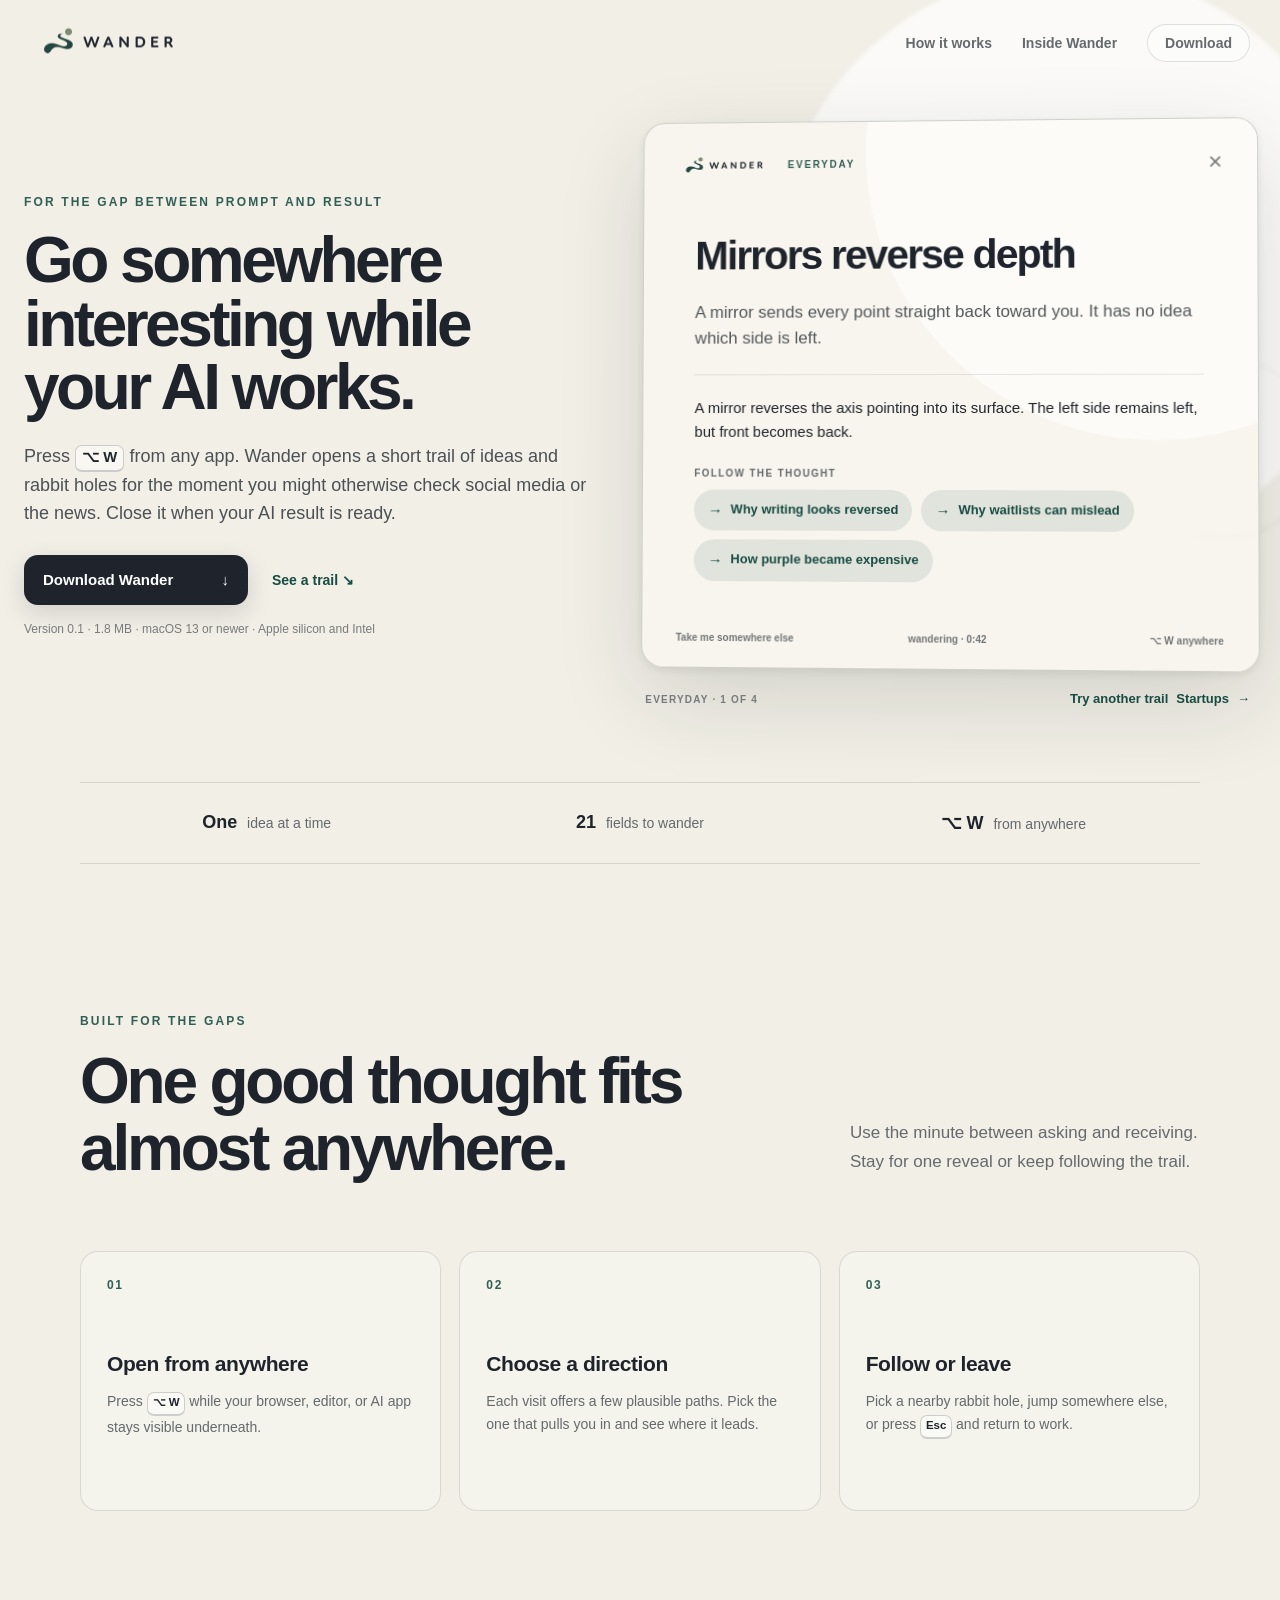
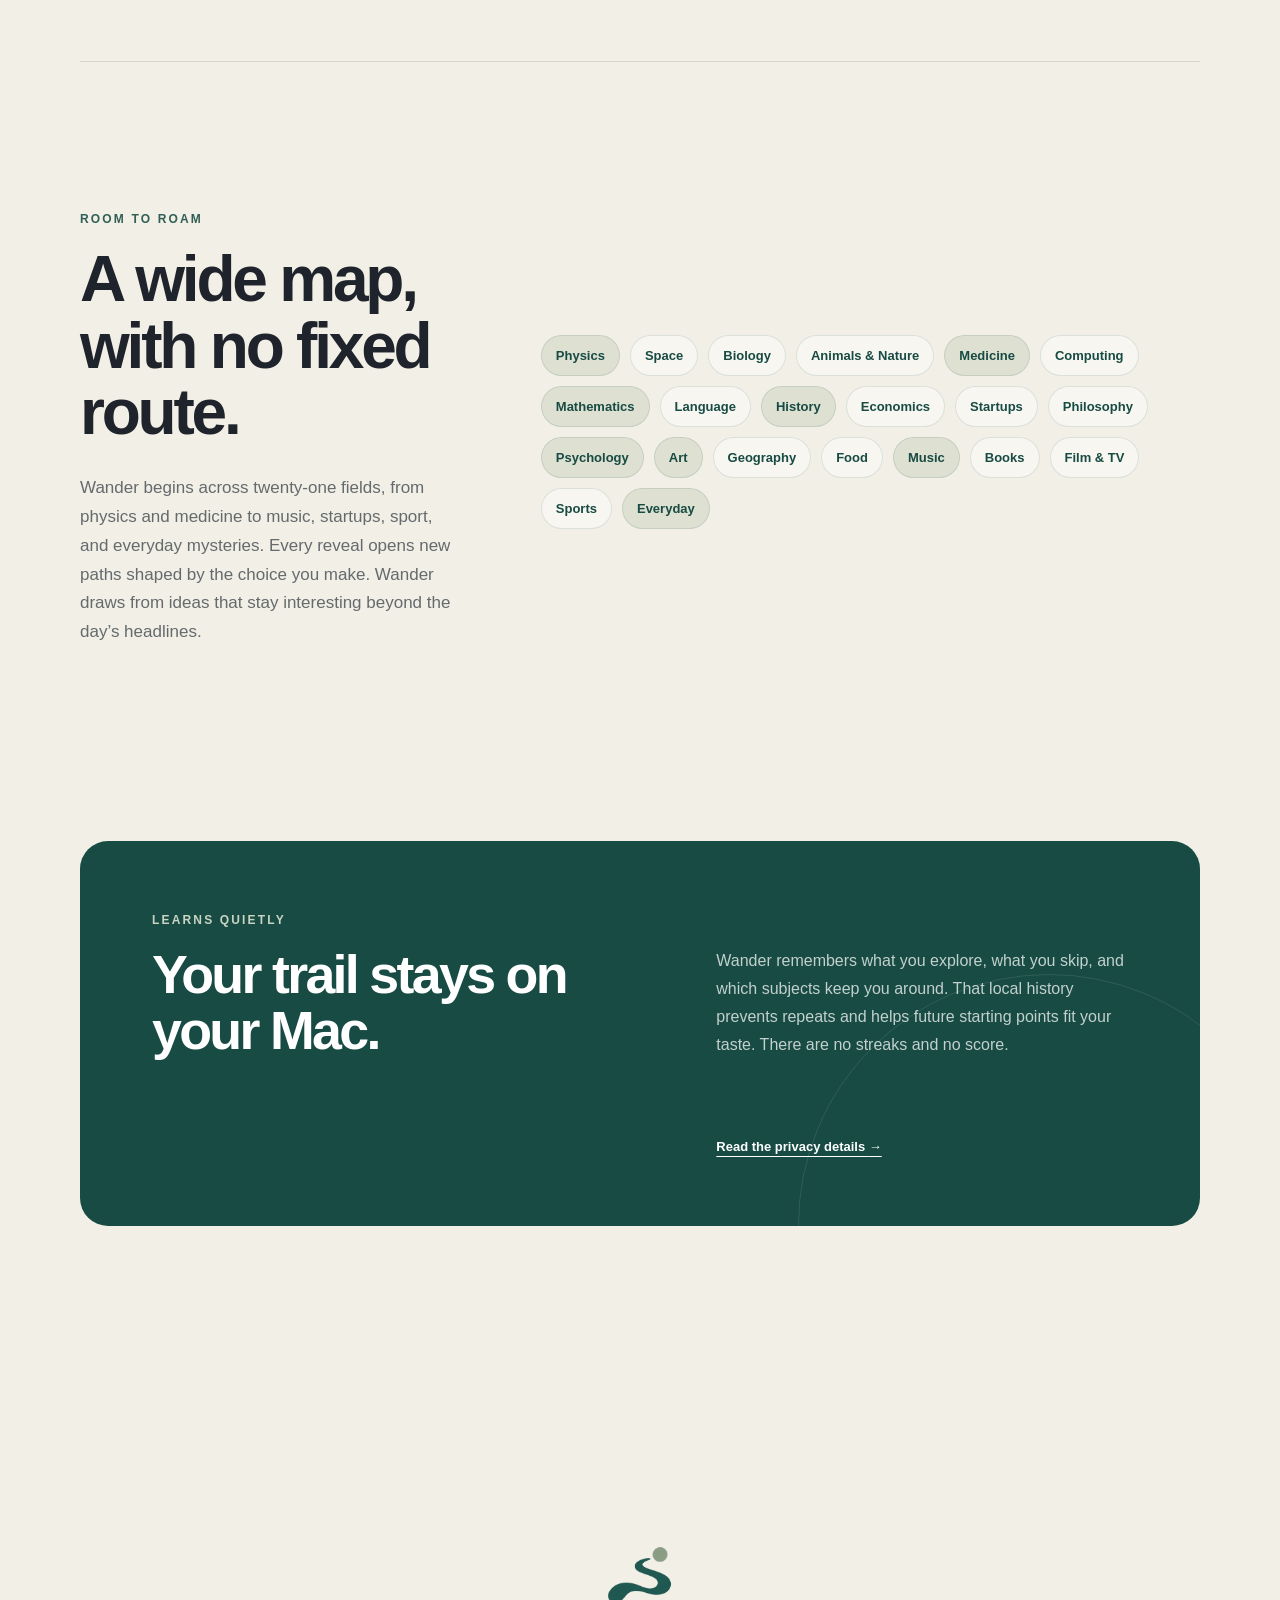
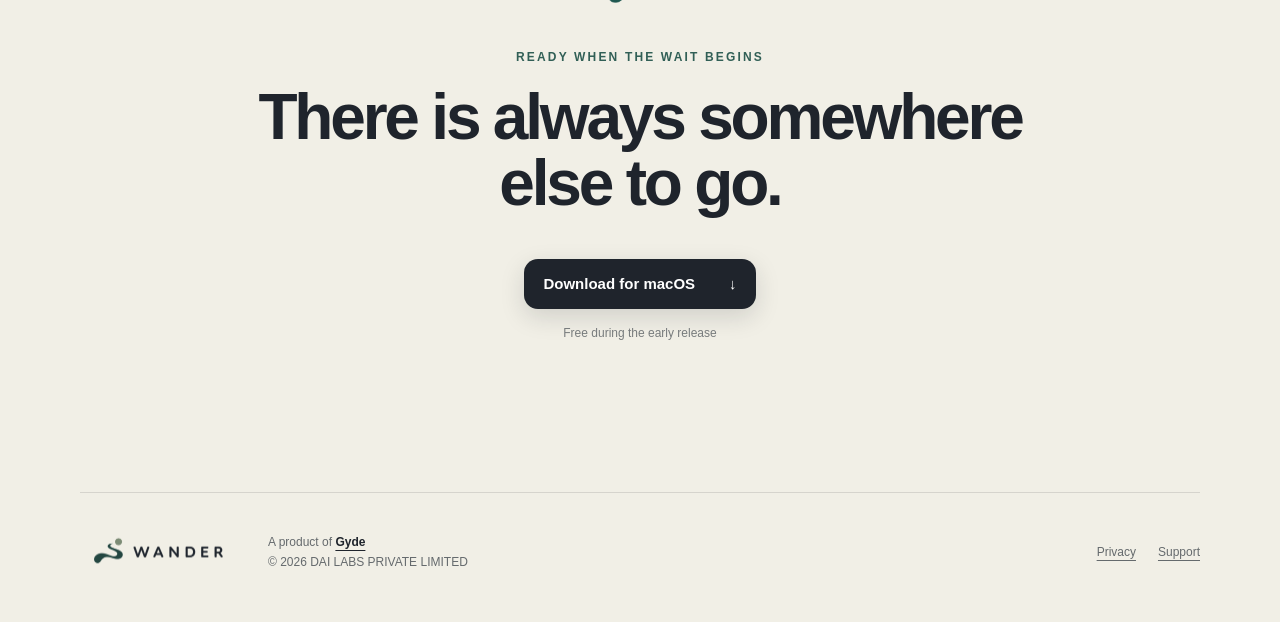
<file: index.html>
<!doctype html>
<html lang="en">
<head>
  <meta charset="utf-8">
  <meta name="viewport" content="width=device-width, initial-scale=1">
  <meta name="theme-color" content="#f1efe6">
  <meta name="description" content="Wander is a Mac app for short curiosity trails while your AI works. Press Option-W from any app.">
  <meta property="og:type" content="website">
  <meta property="og:url" content="https://usewndr.com/">
  <meta property="og:title" content="Wander for macOS">
  <meta property="og:description" content="A Mac app for short curiosity trails while your AI works.">
  <meta property="og:image" content="https://usewndr.com/assets/og.png">
  <meta property="og:image:type" content="image/png">
  <meta property="og:image:width" content="1200">
  <meta property="og:image:height" content="630">
  <meta property="og:image:alt" content="Wander. Go somewhere interesting while your AI works. Option-W anywhere.">
  <meta name="twitter:card" content="summary_large_image">
  <meta name="twitter:title" content="Wander for macOS">
  <meta name="twitter:description" content="A Mac app for short curiosity trails while your AI works.">
  <meta name="twitter:image" content="https://usewndr.com/assets/og.png">
  <meta name="twitter:image:alt" content="Wander. Go somewhere interesting while your AI works. Option-W anywhere.">
  <link rel="canonical" href="https://usewndr.com/">
  <link rel="icon" href="assets/wander-mark.png" type="image/png">
  <link rel="stylesheet" href="styles.css?v=5">
  <title>Wander for macOS</title>
</head>
<body>
  <a class="skip-link" href="#main">Skip to content</a>

  <header class="site-header">
    <a class="brand" href="#top" aria-label="Wander home">
      <img src="assets/wander-wordmark.png" alt="Wander">
    </a>
    <nav aria-label="Main navigation">
      <a href="#how">How it works</a>
      <a href="#inside">Inside Wander</a>
      <a class="nav-download" href="https://github.com/prasanna-gyde/usewndr.com/releases/download/v0.1.0/Wander-0.1.0.dmg">Download</a>
    </nav>
  </header>

  <main id="main">
    <section class="hero" id="top">
      <div class="hero-copy">
        <p class="eyebrow">For the gap between prompt and result</p>
        <h1>Go somewhere interesting while your AI works.</h1>
        <p class="hero-intro">Press <kbd>⌥ W</kbd> from any app. Wander opens a short trail of ideas and rabbit holes for the moment you might otherwise check social media or the news. Close it when your AI result is ready.</p>
        <div class="hero-actions">
          <a class="button button-primary" href="https://github.com/prasanna-gyde/usewndr.com/releases/download/v0.1.0/Wander-0.1.0.dmg">
            <span>Download Wander</span>
            <span aria-hidden="true">↓</span>
          </a>
          <a class="text-link" id="demo-trigger" href="#demo" aria-controls="demo">See a trail <span aria-hidden="true">↘</span></a>
        </div>
        <p class="download-note">Version 0.1 · 1.8 MB · macOS 13 or newer · Apple silicon and Intel</p>
      </div>

      <div class="demo-wrap" id="demo">
        <div class="soft-orbit" aria-hidden="true"></div>
        <article class="wander-card" aria-live="polite">
          <div class="card-topline">
            <img src="assets/wander-wordmark.png" alt="" aria-hidden="true">
            <span id="demo-category">Everyday</span>
            <span class="card-close" aria-hidden="true">×</span>
          </div>
          <div class="card-content">
            <h2 id="demo-title">Mirrors reverse depth</h2>
            <p class="demo-hook" id="demo-hook">A mirror sends every point straight back toward you. It has no idea which side is left.</p>
            <p class="trail-reveal" id="demo-reveal-copy">A mirror reverses the axis pointing into its surface. The left side remains left, but front becomes back.</p>
            <p class="trail-label">Follow the thought</p>
            <div class="trail-paths" id="demo-paths"></div>
          </div>
          <div class="card-footer">
            <span>Take me somewhere else</span>
            <span>wandering · 0:42</span>
            <span>⌥ W anywhere</span>
          </div>
        </article>
        <div class="demo-switcher" aria-label="Trail examples">
          <span class="demo-progress" id="demo-progress">Everyday · 1 of 4</span>
          <button class="demo-next" id="demo-next" type="button">
            <span>Try another trail</span>
            <strong id="demo-next-category">Startups</strong>
            <span aria-hidden="true">→</span>
          </button>
        </div>
      </div>
    </section>

    <section class="proof-strip" aria-label="Wander highlights">
      <p><strong>One</strong> idea at a time</p>
      <p><strong>21</strong> fields to wander</p>
      <p><strong>⌥ W</strong> from anywhere</p>
    </section>

    <section class="how section" id="how">
      <div class="section-heading">
        <p class="eyebrow">Built for the gaps</p>
        <h2>One good thought fits almost anywhere.</h2>
        <p>Use the minute between asking and receiving. Stay for one reveal or keep following the trail.</p>
      </div>
      <ol class="steps">
        <li>
          <span class="step-number">01</span>
          <h3>Open from anywhere</h3>
          <p>Press <kbd>⌥ W</kbd> while your browser, editor, or AI app stays visible underneath.</p>
        </li>
        <li>
          <span class="step-number">02</span>
          <h3>Choose a direction</h3>
          <p>Each visit offers a few plausible paths. Pick the one that pulls you in and see where it leads.</p>
        </li>
        <li>
          <span class="step-number">03</span>
          <h3>Follow or leave</h3>
          <p>Pick a nearby rabbit hole, jump somewhere else, or press <kbd>Esc</kbd> and return to work.</p>
        </li>
      </ol>
    </section>

    <section class="inside section" id="inside">
      <div class="inside-copy">
        <p class="eyebrow">Room to roam</p>
        <h2>A wide map, with no fixed route.</h2>
        <p>Wander begins across twenty-one fields, from physics and medicine to music, startups, sport, and everyday mysteries. Every reveal opens new paths shaped by the choice you make. Wander draws from ideas that stay interesting beyond the day’s headlines.</p>
      </div>
      <div class="category-cloud" aria-label="Wander categories">
        <span>Physics</span>
        <span>Space</span>
        <span>Biology</span>
        <span>Animals &amp; Nature</span>
        <span>Medicine</span>
        <span>Computing</span>
        <span>Mathematics</span>
        <span>Language</span>
        <span>History</span>
        <span>Economics</span>
        <span>Startups</span>
        <span>Philosophy</span>
        <span>Psychology</span>
        <span>Art</span>
        <span>Geography</span>
        <span>Food</span>
        <span>Music</span>
        <span>Books</span>
        <span>Film &amp; TV</span>
        <span>Sports</span>
        <span>Everyday</span>
      </div>
    </section>

    <section class="taste section">
      <div class="taste-card">
        <div>
          <p class="eyebrow">Learns quietly</p>
          <h2>Your trail stays on your Mac.</h2>
        </div>
        <p>Wander remembers what you explore, what you skip, and which subjects keep you around. That local history prevents repeats and helps future starting points fit your taste. There are no streaks and no score.</p>
        <a href="privacy.html">Read the privacy details <span aria-hidden="true">→</span></a>
      </div>
    </section>

    <section class="closing section">
      <img src="assets/wander-mark.png" alt="" aria-hidden="true">
      <p class="eyebrow">Ready when the wait begins</p>
      <h2>There is always somewhere else to go.</h2>
      <a class="button button-primary" href="https://github.com/prasanna-gyde/usewndr.com/releases/download/v0.1.0/Wander-0.1.0.dmg">
        <span>Download for macOS</span>
        <span aria-hidden="true">↓</span>
      </a>
      <p class="download-note">Free during the early release</p>
    </section>
  </main>

  <footer>
    <a class="footer-brand" href="#top"><img src="assets/wander-wordmark.png" alt="Wander"></a>
    <p class="footer-credit">A product of <a href="https://gyde.ai">Gyde</a><br>© 2026 DAI LABS PRIVATE LIMITED</p>
    <div>
      <a href="privacy.html">Privacy</a>
      <a href="https://github.com/prasanna-gyde/usewndr.com/issues">Support</a>
    </div>
  </footer>

  <script src="app.js?v=4"></script>
</body>
</html>
</file>
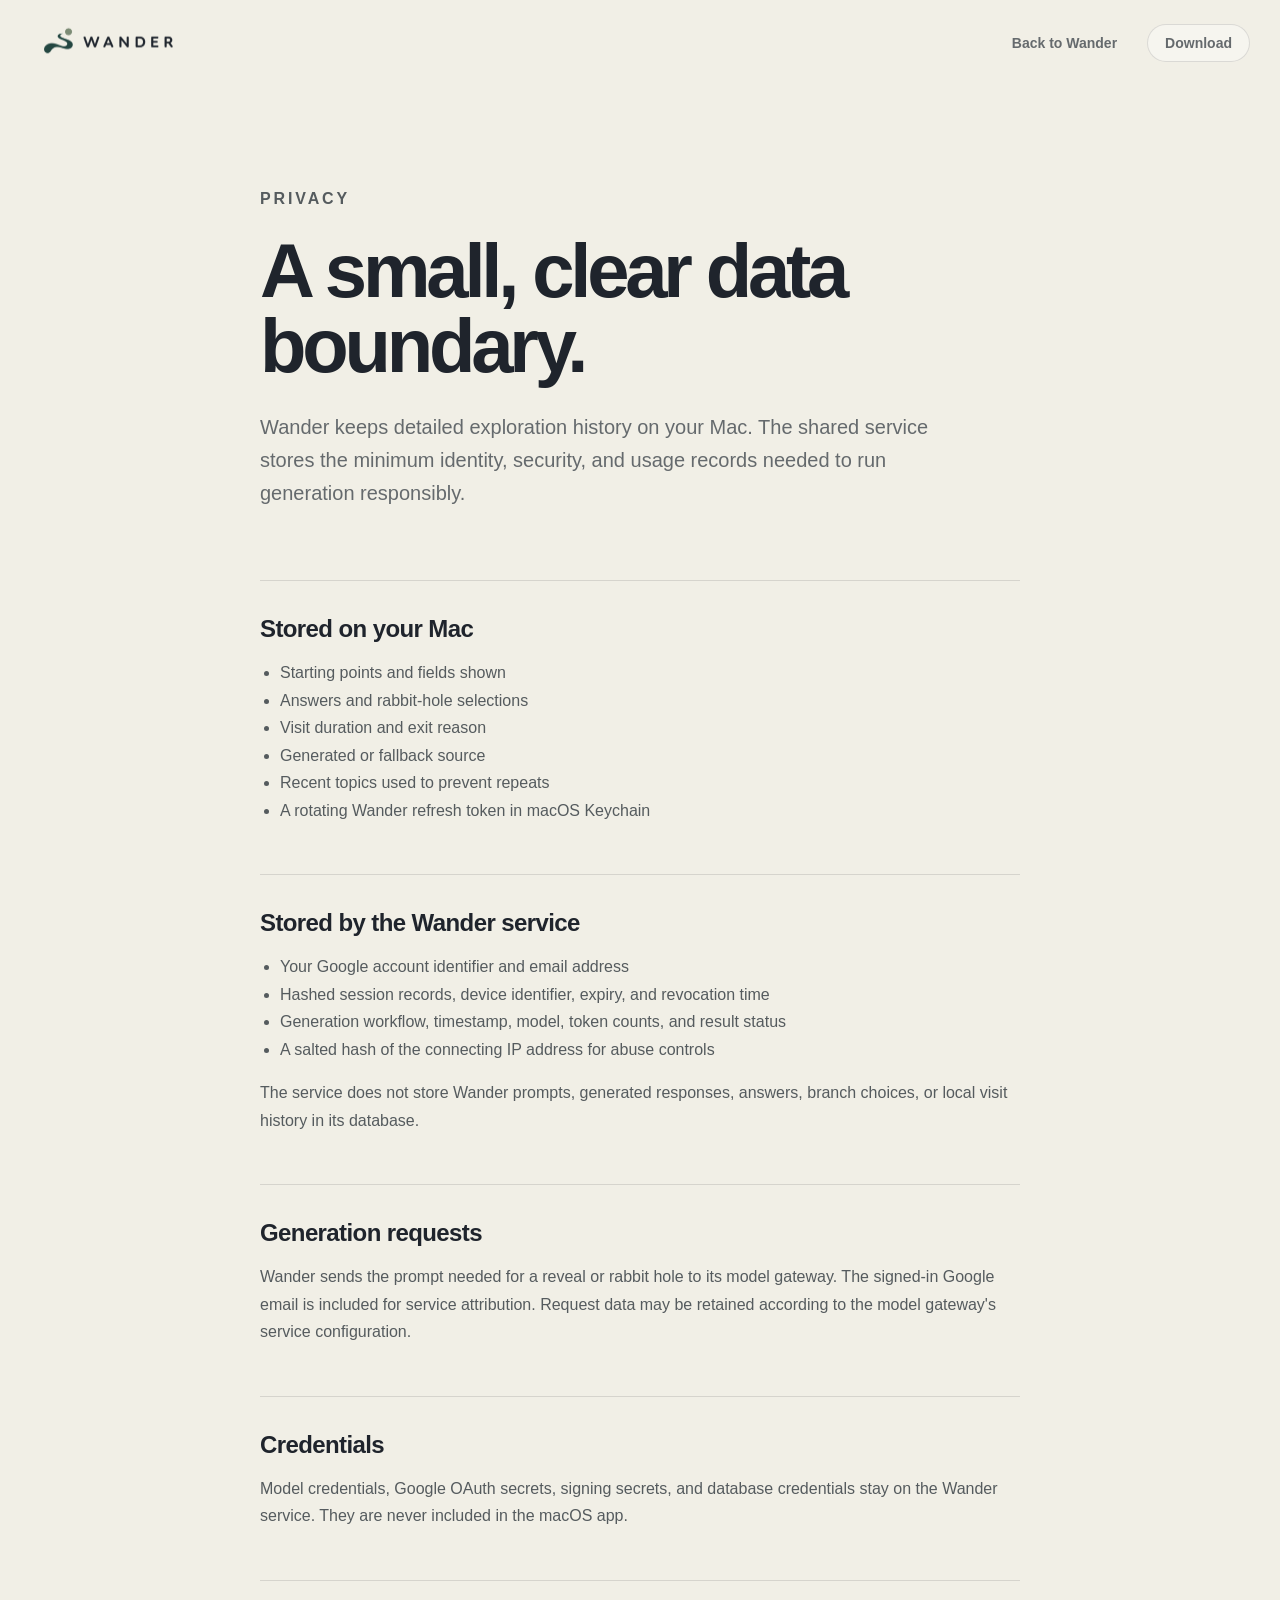
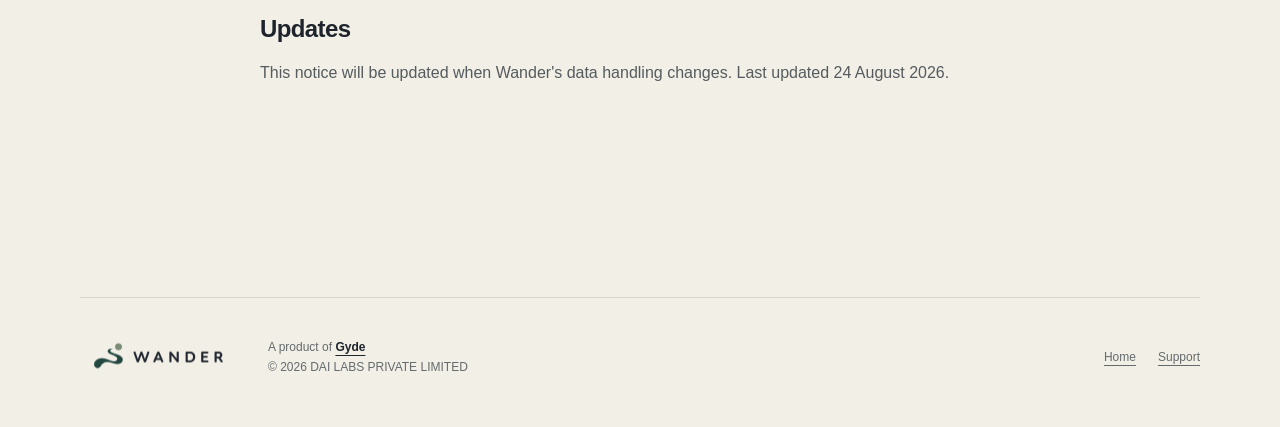
<file: privacy.html>
<!doctype html>
<html lang="en">
<head>
  <meta charset="utf-8">
  <meta name="viewport" content="width=device-width, initial-scale=1">
  <meta name="theme-color" content="#f1efe6">
  <meta name="description" content="How Wander stores local history and operates its shared generation service.">
  <link rel="canonical" href="https://usewndr.com/privacy.html">
  <link rel="icon" href="assets/wander-mark.png" type="image/png">
  <link rel="stylesheet" href="styles.css?v=5">
  <title>Privacy · Wander</title>
</head>
<body class="privacy-page">
  <header class="site-header">
    <a class="brand" href="index.html" aria-label="Wander home">
      <img src="assets/wander-wordmark.png" alt="Wander">
    </a>
    <nav aria-label="Privacy navigation">
      <a href="index.html">Back to Wander</a>
      <a class="nav-download" href="https://github.com/prasanna-gyde/usewndr.com/releases/download/v0.1.0/Wander-0.1.0.dmg">Download</a>
    </nav>
  </header>

  <main class="privacy-main">
    <p class="eyebrow">Privacy</p>
    <h1>A small, clear data boundary.</h1>
    <p class="lede">Wander keeps detailed exploration history on your Mac. The shared service stores the minimum identity, security, and usage records needed to run generation responsibly.</p>

    <section>
      <h2>Stored on your Mac</h2>
      <ul>
        <li>Starting points and fields shown</li>
        <li>Answers and rabbit-hole selections</li>
        <li>Visit duration and exit reason</li>
        <li>Generated or fallback source</li>
        <li>Recent topics used to prevent repeats</li>
        <li>A rotating Wander refresh token in macOS Keychain</li>
      </ul>
    </section>

    <section>
      <h2>Stored by the Wander service</h2>
      <ul>
        <li>Your Google account identifier and email address</li>
        <li>Hashed session records, device identifier, expiry, and revocation time</li>
        <li>Generation workflow, timestamp, model, token counts, and result status</li>
        <li>A salted hash of the connecting IP address for abuse controls</li>
      </ul>
      <p>The service does not store Wander prompts, generated responses, answers, branch choices, or local visit history in its database.</p>
    </section>

    <section>
      <h2>Generation requests</h2>
      <p>Wander sends the prompt needed for a reveal or rabbit hole to its model gateway. The signed-in Google email is included for service attribution. Request data may be retained according to the model gateway's service configuration.</p>
    </section>

    <section>
      <h2>Credentials</h2>
      <p>Model credentials, Google OAuth secrets, signing secrets, and database credentials stay on the Wander service. They are never included in the macOS app.</p>
    </section>

    <section>
      <h2>Updates</h2>
      <p>This notice will be updated when Wander's data handling changes. Last updated 24 August 2026.</p>
    </section>
  </main>

  <footer>
    <a class="footer-brand" href="index.html"><img src="assets/wander-wordmark.png" alt="Wander"></a>
    <p class="footer-credit">A product of <a href="https://gyde.ai">Gyde</a><br>© 2026 DAI LABS PRIVATE LIMITED</p>
    <div>
      <a href="index.html">Home</a>
      <a href="https://github.com/prasanna-gyde/usewndr.com/issues">Support</a>
    </div>
  </footer>
</body>
</html>
</file>
<file: styles.css>
:root {
  --paper: #f1efe6;
  --paper-deep: #e7e4d8;
  --ink: #1f242c;
  --muted: #656a6d;
  --green: #315f56;
  --green-deep: #174b43;
  --sage: #b9c4ad;
  --white: #fbfaf6;
  --line: rgba(31, 36, 44, 0.13);
  --shadow: 0 30px 90px rgba(29, 38, 36, 0.14), 0 3px 10px rgba(29, 38, 36, 0.08);
  --rounded: ui-rounded, "SF Pro Rounded", "SF Pro Display", -apple-system, BlinkMacSystemFont, "Segoe UI", sans-serif;
}

* {
  box-sizing: border-box;
}

html {
  scroll-behavior: smooth;
  overflow-x: hidden;
}

body {
  margin: 0;
  overflow-x: hidden;
  background: var(--paper);
  color: var(--ink);
  font-family: var(--rounded);
  -webkit-font-smoothing: antialiased;
}

a {
  color: inherit;
}

button,
a {
  -webkit-tap-highlight-color: transparent;
}

.skip-link {
  position: fixed;
  z-index: 100;
  top: 12px;
  left: 12px;
  padding: 10px 14px;
  border-radius: 999px;
  background: var(--ink);
  color: white;
  transform: translateY(-160%);
}

.skip-link:focus {
  transform: translateY(0);
}

.site-header {
  position: relative;
  z-index: 20;
  display: flex;
  align-items: center;
  justify-content: space-between;
  width: min(1220px, calc(100% - 48px));
  margin: 0 auto;
  padding: 25px 0;
}

.brand img,
.footer-brand img {
  display: block;
  width: 152px;
  height: auto;
}

nav {
  display: flex;
  align-items: center;
  gap: 30px;
}

nav a {
  color: var(--muted);
  font-size: 14px;
  font-weight: 650;
  text-decoration: none;
}

nav a:hover,
nav a:focus-visible {
  color: var(--ink);
}

.nav-download {
  padding: 10px 17px;
  border: 1px solid var(--line);
  border-radius: 999px;
  background: rgba(255, 255, 255, 0.36);
}

.hero {
  position: relative;
  display: grid;
  grid-template-columns: minmax(500px, 0.96fr) minmax(520px, 1.04fr);
  gap: 46px;
  align-items: center;
  width: min(1260px, calc(100% - 48px));
  min-height: 700px;
  margin: 0 auto;
  padding: 42px 0 82px;
}

.hero-copy {
  position: relative;
  z-index: 2;
  padding-left: 0;
}

.eyebrow {
  margin: 0 0 20px;
  color: var(--green);
  font-size: 12px;
  font-weight: 760;
  letter-spacing: 0.18em;
  text-transform: uppercase;
}

h1,
h2,
h3,
p {
  text-wrap: pretty;
}

h1 {
  max-width: 700px;
  margin: 0;
  font-size: clamp(52px, 5vw, 76px);
  font-weight: 690;
  letter-spacing: -0.055em;
  line-height: 0.99;
}

.hero-intro {
  max-width: 590px;
  margin: 24px 0 0;
  color: #4c5155;
  font-size: 18px;
  line-height: 1.52;
}

kbd {
  display: inline-block;
  padding: 0.05em 0.42em 0.12em;
  border: 1px solid rgba(31, 36, 44, 0.2);
  border-bottom-width: 2px;
  border-radius: 7px;
  background: rgba(255, 255, 255, 0.48);
  color: var(--ink);
  font-family: inherit;
  font-size: 0.82em;
  font-weight: 700;
  white-space: nowrap;
}

.hero-actions {
  display: flex;
  align-items: center;
  gap: 24px;
  margin-top: 28px;
}

.button {
  display: inline-flex;
  align-items: center;
  justify-content: space-between;
  gap: 34px;
  min-width: 224px;
  padding: 16px 19px 17px;
  border-radius: 14px;
  font-size: 15px;
  font-weight: 720;
  text-decoration: none;
  transition: transform 180ms ease, box-shadow 180ms ease, background 180ms ease;
}

.button-primary {
  background: var(--ink);
  color: white;
  box-shadow: 0 8px 24px rgba(25, 31, 37, 0.15);
}

.button-primary:hover,
.button-primary:focus-visible {
  background: var(--green-deep);
  box-shadow: 0 12px 30px rgba(23, 75, 67, 0.22);
  transform: translateY(-2px);
}

.text-link {
  color: var(--green-deep);
  font-size: 14px;
  font-weight: 720;
  text-decoration: none;
}

.text-link:hover,
.text-link:focus-visible {
  text-decoration: underline;
  text-underline-offset: 4px;
}

.download-note {
  margin: 15px 0 0;
  color: #777b7c;
  font-size: 12px;
  line-height: 1.5;
}

.demo-wrap {
  position: relative;
  z-index: 1;
  perspective: 1300px;
  scroll-margin-top: 90px;
}

.soft-orbit {
  position: absolute;
  top: -150px;
  right: -110px;
  width: 590px;
  height: 590px;
  border-radius: 50%;
  background: rgba(255, 255, 255, 0.7);
  filter: blur(2px);
}

.soft-orbit::after {
  content: "";
  position: absolute;
  right: 50px;
  bottom: 20px;
  width: 180px;
  height: 180px;
  border: 1px solid rgba(49, 95, 86, 0.12);
  border-radius: 50%;
}

.wander-card {
  position: relative;
  z-index: 2;
  min-height: 588px;
  overflow: hidden;
  border: 1px solid rgba(33, 40, 44, 0.18);
  border-radius: 22px;
  background: rgba(247, 245, 237, 0.94);
  box-shadow: var(--shadow);
  transform: rotateY(-2.5deg) rotateX(1deg);
  transform-origin: center;
}

.wander-card.is-starting {
  animation: trail-start 520ms ease-out;
}

.wander-card::after {
  content: "";
  position: absolute;
  z-index: -1;
  top: -260px;
  right: -190px;
  width: 580px;
  height: 580px;
  border-radius: 50%;
  background: rgba(255, 255, 255, 0.52);
}

.card-topline {
  display: grid;
  grid-template-columns: auto 1fr auto;
  align-items: center;
  gap: 20px;
  padding: 28px 34px 0;
}

.card-topline img {
  width: 92px;
}

.card-topline > span:nth-child(2) {
  color: var(--green);
  font-size: 10px;
  font-weight: 760;
  letter-spacing: 0.18em;
  text-transform: uppercase;
}

.card-close {
  color: #777b7c;
  font-size: 24px;
  font-weight: 350;
}

.card-content {
  width: min(510px, calc(100% - 70px));
  margin: 72px auto 96px;
}

.card-content h2 {
  margin: 0;
  font-size: clamp(34px, 3.2vw, 49px);
  font-weight: 690;
  letter-spacing: -0.045em;
  line-height: 1.02;
}

.demo-hook {
  margin: 23px 0 0;
  color: #53585b;
  font-size: 17px;
  line-height: 1.55;
}

.trail-reveal {
  margin: 23px 0 0;
  padding-top: 21px;
  border-top: 1px solid rgba(31, 36, 44, 0.1);
  font-size: 15px;
  line-height: 1.58;
}

.trail-label {
  margin: 24px 0 11px;
  color: var(--muted);
  font-size: 10px;
  font-weight: 760;
  letter-spacing: 0.14em;
  text-transform: uppercase;
}

.trail-paths {
  display: flex;
  flex-wrap: wrap;
  gap: 9px;
}

.trail-path {
  display: inline-flex;
  align-items: center;
  gap: 8px;
  padding: 11px 14px;
  border: 0;
  border-radius: 999px;
  background: rgba(49, 95, 86, 0.11);
  color: var(--green-deep);
  font: 680 13px/1.3 var(--rounded);
  text-align: left;
  cursor: pointer;
  transition: background 150ms ease, color 150ms ease, transform 150ms ease;
}

.trail-path span:first-child {
  font-size: 15px;
}

.trail-path:hover,
.trail-path:focus-visible {
  background: rgba(49, 95, 86, 0.2);
  color: var(--green-deep);
  transform: translateX(3px);
}

.trail-path:focus-visible,
.button:focus-visible,
a:focus-visible {
  outline: 3px solid rgba(49, 95, 86, 0.28);
  outline-offset: 3px;
}

.card-footer {
  position: absolute;
  right: 34px;
  bottom: 24px;
  left: 34px;
  display: grid;
  grid-template-columns: 1fr auto 1fr;
  gap: 14px;
  color: #737778;
  font-size: 10px;
  font-weight: 650;
}

.card-footer span:nth-child(2) {
  font-variant-numeric: tabular-nums;
}

.demo-switcher {
  position: relative;
  z-index: 2;
  display: flex;
  align-items: center;
  justify-content: space-between;
  gap: 18px;
  margin: 16px 6px 0;
}

.demo-progress {
  color: #777b7c;
  font-size: 10px;
  font-weight: 720;
  letter-spacing: 0.12em;
  text-transform: uppercase;
}

.demo-next {
  display: inline-flex;
  align-items: center;
  gap: 8px;
  padding: 6px 0;
  border: 0;
  background: transparent;
  color: var(--green-deep);
  font: 680 13px/1.3 var(--rounded);
  cursor: pointer;
}

.demo-next strong {
  font-weight: 760;
}

.demo-next:hover strong,
.demo-next:focus-visible strong {
  text-decoration: underline;
  text-underline-offset: 4px;
}

.demo-next:focus-visible {
  border-radius: 6px;
  outline: 3px solid rgba(49, 95, 86, 0.28);
  outline-offset: 3px;
}

.card-footer span:last-child {
  text-align: right;
}

.proof-strip {
  display: grid;
  grid-template-columns: repeat(3, 1fr);
  width: min(1120px, calc(100% - 48px));
  margin: 0 auto;
  padding: 29px 0;
  border-top: 1px solid var(--line);
  border-bottom: 1px solid var(--line);
}

.proof-strip p {
  margin: 0;
  color: var(--muted);
  font-size: 14px;
  text-align: center;
}

.proof-strip strong {
  margin-right: 6px;
  color: var(--ink);
  font-size: 18px;
}

.section {
  width: min(1120px, calc(100% - 48px));
  margin: 0 auto;
  padding: 150px 0;
}

.section-heading {
  display: grid;
  grid-template-columns: minmax(0, 1.1fr) minmax(260px, 0.55fr);
  column-gap: 70px;
  align-items: end;
}

.section-heading .eyebrow {
  grid-column: 1 / -1;
}

.section h2 {
  margin: 0;
  font-size: clamp(42px, 5vw, 68px);
  font-weight: 680;
  letter-spacing: -0.05em;
  line-height: 1.04;
}

.section-heading > p:last-child,
.inside-copy > p:last-child {
  margin: 0 0 4px;
  color: var(--muted);
  font-size: 17px;
  line-height: 1.7;
}

.steps {
  display: grid;
  grid-template-columns: repeat(3, 1fr);
  gap: 18px;
  margin: 70px 0 0;
  padding: 0;
  list-style: none;
}

.steps li {
  min-height: 260px;
  padding: 26px;
  border: 1px solid var(--line);
  border-radius: 18px;
  background: rgba(255, 255, 255, 0.26);
}

.step-number {
  display: block;
  margin-bottom: 60px;
  color: var(--green);
  font-size: 12px;
  font-weight: 760;
  letter-spacing: 0.14em;
}

.steps h3 {
  margin: 0;
  font-size: 21px;
  letter-spacing: -0.02em;
}

.steps p {
  margin: 14px 0 0;
  color: var(--muted);
  font-size: 14px;
  line-height: 1.65;
}

.inside {
  display: grid;
  grid-template-columns: minmax(300px, 0.72fr) minmax(430px, 1.28fr);
  gap: 90px;
  align-items: center;
  border-top: 1px solid var(--line);
}

.inside-copy > p:last-child {
  margin-top: 28px;
}

.category-cloud {
  display: flex;
  flex-wrap: wrap;
  gap: 10px;
}

.category-cloud span {
  display: inline-flex;
  align-items: center;
  gap: 9px;
  padding: 12px 14px;
  border: 1px solid rgba(49, 95, 86, 0.14);
  border-radius: 999px;
  background: rgba(255, 255, 255, 0.42);
  color: var(--green-deep);
  font-size: 13px;
  font-weight: 650;
}

.category-cloud span:nth-child(4n + 1),
.category-cloud span:nth-child(7n) {
  background: rgba(185, 196, 173, 0.34);
}

.taste {
  padding-top: 40px;
}

.taste-card {
  position: relative;
  display: grid;
  grid-template-columns: 1fr 0.85fr;
  gap: 80px;
  overflow: hidden;
  padding: 72px;
  border-radius: 28px;
  background: var(--green-deep);
  color: white;
}

.taste-card::after {
  content: "";
  position: absolute;
  right: -100px;
  bottom: -250px;
  width: 500px;
  height: 500px;
  border: 1px solid rgba(255, 255, 255, 0.1);
  border-radius: 50%;
}

.taste-card .eyebrow {
  color: #c9d4c2;
}

.taste-card h2 {
  font-size: clamp(40px, 4.2vw, 62px);
}

.taste-card > p {
  position: relative;
  z-index: 1;
  align-self: end;
  margin: 0;
  color: rgba(255, 255, 255, 0.74);
  font-size: 16px;
  line-height: 1.75;
}

.taste-card > a {
  position: relative;
  z-index: 1;
  grid-column: 2;
  color: white;
  font-size: 13px;
  font-weight: 700;
  text-underline-offset: 5px;
}

.closing {
  display: flex;
  flex-direction: column;
  align-items: center;
  text-align: center;
}

.closing > img {
  width: 86px;
  margin-bottom: 36px;
}

.closing h2 {
  max-width: 770px;
}

.closing .button {
  margin-top: 42px;
}

footer {
  display: grid;
  grid-template-columns: auto 1fr auto;
  gap: 36px;
  align-items: center;
  width: min(1120px, calc(100% - 48px));
  margin: 0 auto;
  padding: 35px 0 45px;
  border-top: 1px solid var(--line);
  color: var(--muted);
  font-size: 12px;
}

footer p {
  margin: 0;
}

.footer-credit {
  line-height: 1.7;
}

.footer-credit a {
  color: var(--ink);
  font-weight: 700;
}

footer > div {
  display: flex;
  gap: 22px;
}

footer a {
  text-underline-offset: 4px;
}

.privacy-page {
  min-height: 100vh;
}

.privacy-main {
  width: min(760px, calc(100% - 48px));
  margin: 0 auto;
  padding: 100px 0 160px;
}

.privacy-main h1 {
  font-size: clamp(46px, 7vw, 76px);
}

.privacy-main .lede {
  margin: 28px 0 70px;
  color: var(--muted);
  font-size: 20px;
  line-height: 1.65;
}

.privacy-main section {
  padding: 34px 0;
  border-top: 1px solid var(--line);
}

.privacy-main h2 {
  margin: 0 0 14px;
  font-size: 24px;
  letter-spacing: -0.025em;
}

.privacy-main p,
.privacy-main li {
  color: #555b5e;
  font-size: 16px;
  line-height: 1.72;
}

.privacy-main ul {
  padding-left: 20px;
}

@keyframes reveal-in {
  from { opacity: 0; transform: translateY(8px); }
  to { opacity: 1; transform: translateY(0); }
}

@keyframes trail-start {
  0% {
    box-shadow: var(--shadow);
    filter: saturate(1);
  }
  45% {
    box-shadow: 0 28px 78px rgba(23, 75, 67, 0.26);
    filter: saturate(1.08);
  }
  100% {
    box-shadow: var(--shadow);
    filter: saturate(1);
  }
}

@media (min-width: 1001px) and (max-height: 900px) {
  .site-header {
    padding-top: 18px;
    padding-bottom: 18px;
  }

  .hero {
    min-height: 0;
    padding-top: 34px;
    padding-bottom: 68px;
  }

  .wander-card {
    min-height: 550px;
  }

  .card-content {
    margin-top: 56px;
    margin-bottom: 82px;
  }
}

@media (max-width: 1000px) {
  .hero {
    grid-template-columns: 1fr;
    gap: 70px;
    padding-top: 90px;
  }

  .hero-copy {
    max-width: 760px;
    padding-left: 0;
  }

  .demo-wrap {
    width: min(720px, 100%);
    justify-self: center;
  }

  .wander-card {
    transform: none;
  }

  .section-heading,
  .inside,
  .taste-card {
    grid-template-columns: 1fr;
  }

  .section-heading > p:last-child,
  .inside-copy > p:last-child {
    margin-top: 26px;
  }

  .inside,
  .taste-card {
    gap: 50px;
  }

  .taste-card > a {
    grid-column: 1;
  }
}

@media (max-width: 720px) {
  .site-header,
  .hero,
  .proof-strip,
  .section,
  footer {
    width: min(100% - 30px, 1120px);
  }

  .site-header {
    padding-top: 18px;
  }

  .brand img {
    width: 126px;
  }

  nav a:not(.nav-download) {
    display: none;
  }

  .hero {
    min-height: auto;
    padding: 84px 0 90px;
  }

  h1 {
    font-size: clamp(48px, 14vw, 68px);
  }

  .hero-intro {
    font-size: 17px;
  }

  .hero-actions {
    align-items: flex-start;
    flex-direction: column;
  }

  .button {
    width: 100%;
  }

  .wander-card {
    min-height: 630px;
    border-radius: 18px;
  }

  .card-topline {
    padding: 24px 22px 0;
  }

  .card-content {
    width: calc(100% - 44px);
    margin-top: 58px;
  }

  .card-content h2 {
    font-size: 37px;
  }

  .card-footer {
    right: 22px;
    left: 22px;
    grid-template-columns: 1fr 1fr;
  }

  .card-footer span:first-child {
    display: none;
  }

  .demo-switcher {
    align-items: flex-start;
    flex-direction: column;
    gap: 6px;
    margin: 14px 3px 0;
  }

  .proof-strip {
    gap: 12px;
  }

  .proof-strip p {
    display: flex;
    flex-direction: column;
    gap: 4px;
  }

  .section {
    padding: 105px 0;
  }

  .section h2 {
    font-size: 43px;
  }

  .steps {
    grid-template-columns: 1fr;
  }

  .steps li {
    min-height: 220px;
  }

  .taste {
    padding-top: 20px;
  }

  .taste-card {
    padding: 45px 28px;
  }

  .category-cloud {
    gap: 8px;
  }

  .category-cloud span {
    padding: 10px 12px;
    font-size: 12px;
  }

  footer {
    grid-template-columns: 1fr;
    gap: 18px;
  }

  footer p {
    display: block;
  }

  footer > div {
    justify-content: flex-start;
  }
}

@media (prefers-reduced-motion: reduce) {
  html {
    scroll-behavior: auto;
  }

  *,
  *::before,
  *::after {
    animation-duration: 0.01ms !important;
    animation-iteration-count: 1 !important;
    transition-duration: 0.01ms !important;
  }
}
</file>
